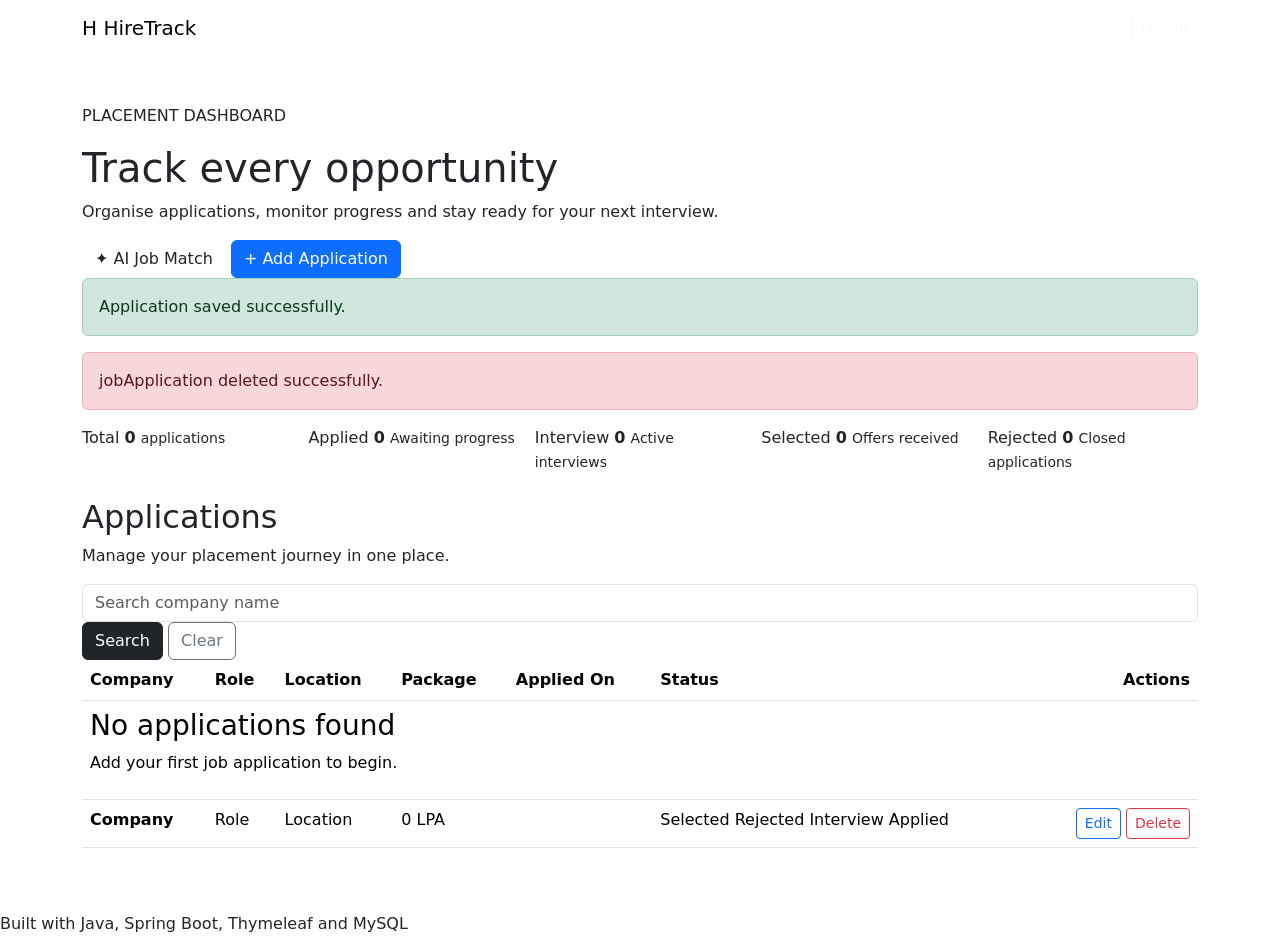
<file: src/main/resources/templates/index.html>
<!DOCTYPE html>
<html lang="en" xmlns:th="http://www.thymeleaf.org">
    <script th:src="@{/js/theme.js}" defer></script>
<head>
    <meta charset="UTF-8">
    <meta name="viewport"
          content="width=device-width, initial-scale=1.0">

    <title>HireTrack Dashboard</title>

    <link href="https://cdn.jsdelivr.net/npm/bootstrap@5.3.8/dist/css/bootstrap.min.css"
          rel="stylesheet">

    <link rel="stylesheet" th:href="@{/css/style.css}">
</head>

<body>

<nav class="navbar app-navbar">
    <div class="container">
        <a class="navbar-brand" th:href="@{/}">
            <span class="brand-logo">H</span>
            HireTrack
        </a>
        <div class="d-flex align-items-center gap-3">
    <span class="navbar-text text-white"
          th:text="${userEmail}">
        user@example.com
    </span>

    <form th:action="@{/logout}"
          method="post"
          class="m-0">
        <button type="submit"
                class="btn btn-sm btn-outline-light">
            Logout
        </button>
    </form>
</div>

    </div>
</nav>

<main class="container py-5">

    <section class="hero-section">
        <div>
            <p class="eyebrow">PLACEMENT DASHBOARD</p>
            <h1>Track every opportunity</h1>
            <p class="hero-text">
                Organise applications, monitor progress and
                stay ready for your next interview.
            </p>
        </div>

        <div class="hero-actions">

    <a th:href="@{/ai-match}"
       class="btn ai-feature-button">
        ✦ AI Job Match
    </a>

    <!-- Keep your existing Add Application link here -->
    <a th:href="@{/applications/new}"
       class="btn btn-primary">
        + Add Application
    </a>

</div>
    </section>

    <div class="alert alert-success"
         th:if="${param.saved != null}">
        Application saved successfully.
    </div>

    <div class="alert alert-danger"
         th:if="${param.deleted != null}">
        jobApplication deleted successfully.
    </div>

    <section class="row g-3 mb-4">

        <div class="col-md-6 col-xl">
            <div class="metric-card metric-total">
                <span>Total</span>
                <strong th:text="${totalCount}">0</strong>
                <small>applications</small>
            </div>
        </div>

        <div class="col-md-6 col-xl">
            <div class="metric-card metric-applied">
                <span>Applied</span>
                <strong th:text="${appliedCount}">0</strong>
                <small>Awaiting progress</small>
            </div>
        </div>

        <div class="col-md-6 col-xl">
            <div class="metric-card metric-interview">
                <span>Interview</span>
                <strong th:text="${interviewCount}">0</strong>
                <small>Active interviews</small>
            </div>
        </div>

        <div class="col-md-6 col-xl">
            <div class="metric-card metric-selected">
                <span>Selected</span>
                <strong th:text="${selectedCount}">0</strong>
                <small>Offers received</small>
            </div>
        </div>

        <div class="col-md-6 col-xl">
            <div class="metric-card metric-rejected">
                <span>Rejected</span>
                <strong th:text="${rejectedCount}">0</strong>
                <small>Closed applications</small>
            </div>
        </div>

    </section>

    <section class="content-panel">

        <div class="panel-heading">
            <div>
                <h2>Applications</h2>
                <p>Manage your placement journey in one place.</p>
            </div>

            <form class="search-form"
                  th:action="@{/}"
                  method="get">

                <input class="form-control"
                       type="search"
                       name="keyword"
                       th:value="${keyword}"
                       placeholder="Search company name">

                <button class="btn btn-dark" type="submit">
                    Search
                </button>

                <a class="btn btn-outline-secondary"
                   th:href="@{/}">
                    Clear
                </a>
            </form>
        </div>

        <div class="table-responsive">
            <table class="table jobApplication-table">

                <thead>
                <tr>
                    <th>Company</th>
                    <th>Role</th>
                    <th>Location</th>
                    <th>Package</th>
                    <th>Applied On</th>
                    <th>Status</th>
                    <th class="text-end">Actions</th>
                </tr>
                </thead>

                <tbody>

                <tr th:if="${#lists.isEmpty(applications)}">
                    <td colspan="7" class="empty-state">
                        <h3>No applications found</h3>
                        <p>Add your first job application to begin.</p>
                    </td>
                </tr>

                <tr th:each="jobApplication : ${applications}">
                    <td>
                        <strong th:text="${jobApplication.companyName}">
                            Company
                        </strong>
                    </td>

                    <td th:text="${jobApplication.jobRole}">
                        Role
                    </td>

                    <td th:text="${jobApplication.location}">
                        Location
                    </td>

                    <td th:text="${jobApplication.packageLpa + ' LPA'}">
                        0 LPA
                    </td>

                    <td th:text="${jobApplication.applicationDate}"></td>
                    <td th:switch="${jobApplication.status}">
                        <span th:case="'Selected'"
                              class="status-pill status-selected">
                            Selected
                        </span>

                        <span th:case="'Rejected'"
                              class="status-pill status-rejected">
                            Rejected
                        </span>

                        <span th:case="'Interview'"
                              class="status-pill status-interview">
                            Interview
                        </span>

                        <span th:case="*"
                              class="status-pill status-applied"
                              th:text="${jobApplication.status}">
                            Applied
                        </span>
                    </td>

                    <td class="text-end action-buttons">
                        <a class="btn btn-sm btn-outline-primary"
                           th:href="@{/applications/edit/{id}
                                    (id=${jobApplication.id})}">
                            Edit
                        </a>

                        <form class="d-inline"
                              method="post"
                              th:action="@{/applications/delete/{id}
                                         (id=${jobApplication.id})}"
                              onsubmit="return confirm(
                                  'Delete this jobApplication?'
                              )">

                            <button type="submit"
                                    class="btn btn-sm btn-outline-danger">
                                Delete
                            </button>
                        </form>
                    </td>
                </tr>

                </tbody>
            </table>
        </div>

    </section>
</main>

<footer>
    Built with Java, Spring Boot, Thymeleaf and MySQL
</footer>

</body>
</html>
</file>
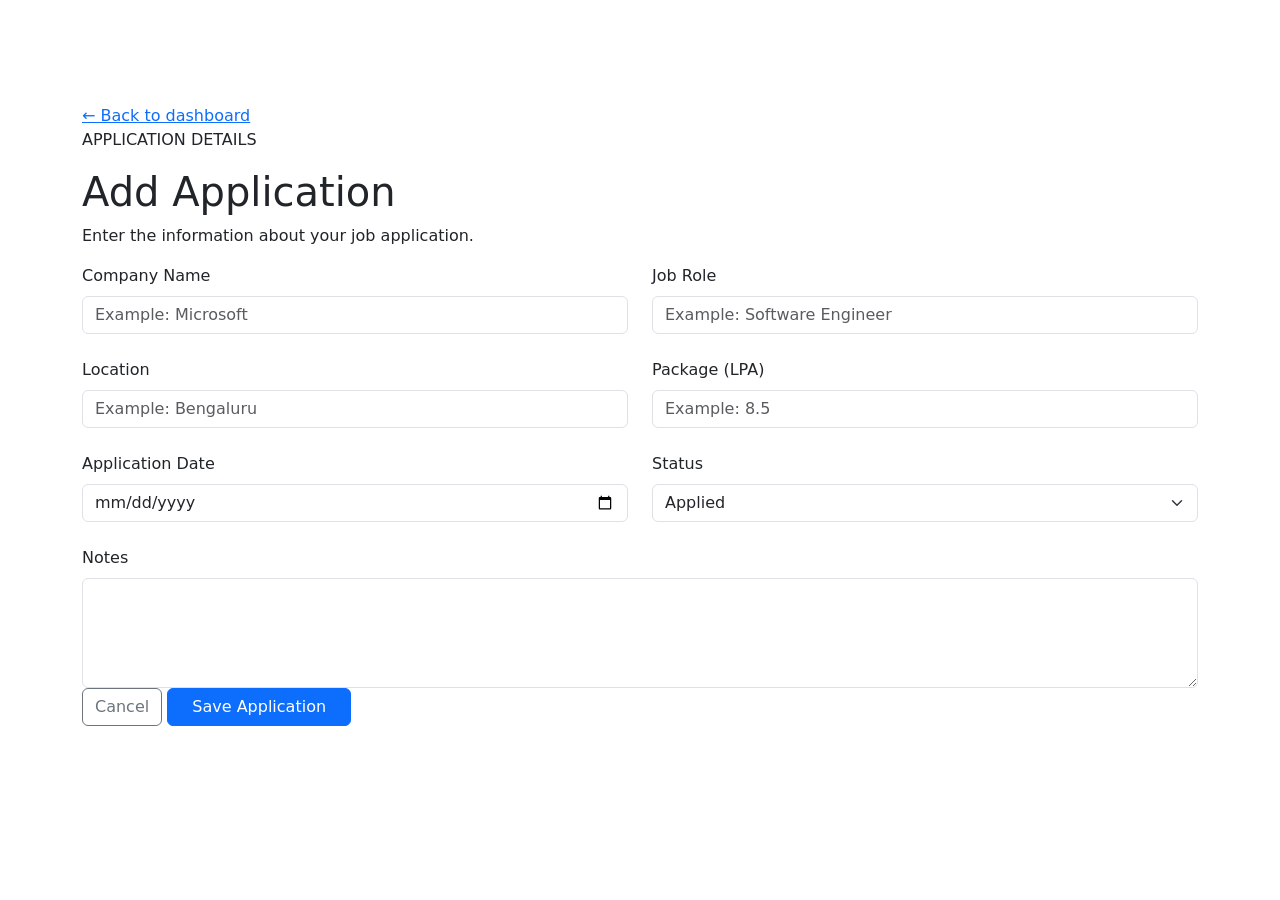
<file: src/main/resources/templates/application-form.html>
<!DOCTYPE html>
<html lang="en" xmlns:th="http://www.thymeleaf.org">
    <script th:src="@{/js/theme.js}" defer></script>
<head>
    <meta charset="UTF-8">
    <meta name="viewport" content="width=device-width, initial-scale=1.0">

    <title>Application | HireTrack</title>

    <link
        href="https://cdn.jsdelivr.net/npm/bootstrap@5.3.8/dist/css/bootstrap.min.css"
        rel="stylesheet">

    <link rel="stylesheet" th:href="@{/css/style.css}">
</head>

<body>

<nav class="navbar navbar-dark">
    <div class="container">
        <a class="navbar-brand fw-bold" th:href="@{/}">
            <span class="brand-icon">H</span>
            HireTrack
        </a>

        <span class="navbar-text text-white">
            Placement Application Tracker
        </span>
    </div>
</nav>

<main class="container form-page py-5">

    <a th:href="@{/}" class="back-link">
        ← Back to dashboard
    </a>

    <section class="form-card">

        <div class="form-card-header">
            <p class="eyebrow">APPLICATION DETAILS</p>
            <h1 th:text="${pageTitle}">Add Application</h1>
            <p>Enter the information about your job application.</p>
        </div>

        <form
            th:action="@{/applications/save}"
            th:object="${application}"
            method="post">

            <!-- ID is generated automatically -->
            <input type="hidden" th:field="*{id}">

            <div class="row g-4">

                <div class="col-md-6">
                    <label class="form-label">Company Name</label>
                    <input
                        type="text"
                        class="form-control"
                        th:field="*{companyName}"
                        th:errorclass="is-invalid"
                        placeholder="Example: Microsoft">

                    <div class="invalid-feedback"
                         th:errors="*{companyName}">
                    </div>
                </div>

                <div class="col-md-6">
                    <label class="form-label">Job Role</label>
                    <input
                        type="text"
                        class="form-control"
                        th:field="*{jobRole}"
                        th:errorclass="is-invalid"
                        placeholder="Example: Software Engineer">

                    <div class="invalid-feedback"
                         th:errors="*{jobRole}">
                    </div>
                </div>

                <div class="col-md-6">
                    <label class="form-label">Location</label>
                    <input
                        type="text"
                        class="form-control"
                        th:field="*{location}"
                        th:errorclass="is-invalid"
                        placeholder="Example: Bengaluru">

                    <div class="invalid-feedback"
                         th:errors="*{location}">
                    </div>
                </div>

                <div class="col-md-6">
                    <label class="form-label">Package (LPA)</label>
                    <input
                        type="number"
                        step="0.1"
                        min="0.1"
                        class="form-control"
                        th:field="*{packageLpa}"
                        th:errorclass="is-invalid"
                        placeholder="Example: 8.5">

                    <div class="invalid-feedback"
                         th:errors="*{packageLpa}">
                    </div>
                </div>

                <div class="col-md-6">
                    <label class="form-label">Application Date</label>
                    <input
                        type="date"
                        class="form-control"
                        th:field="*{applicationDate}"
                        th:errorclass="is-invalid">

                    <div class="invalid-feedback"
                         th:errors="*{applicationDate}">
                    </div>
                </div>

                <div class="col-md-6">
                    <label class="form-label">Status</label>
                    <select
                        class="form-select"
                        th:field="*{status}"
                        th:errorclass="is-invalid">

                        <option value="Applied">Applied</option>
                        <option value="Online Assessment">
                            Online Assessment
                        </option>
                        <option value="Interview">Interview</option>
                        <option value="Selected">Selected</option>
                        <option value="Rejected">Rejected</option>
                    </select>

                    <div class="invalid-feedback"
                         th:errors="*{status}">
                    </div>
                </div>

                <div class="col-12">
                    <label class="form-label">Notes</label>
                    <textarea
                        class="form-control"
                        rows="4"
                        maxlength="500"
                        th:field="*{notes}"
                        th:errorclass="is-invalid"
                        placeholder="Interview date, contact person, preparation notes, etc.">
                    </textarea>

                    <div class="invalid-feedback"
                         th:errors="*{notes}">
                    </div>
                </div>

            </div>

            <div class="form-actions">
                <a th:href="@{/}" class="btn btn-outline-secondary">
                    Cancel
                </a>

                <button type="submit" class="btn btn-primary px-4">
                    Save Application
                </button>
            </div>

        </form>
    </section>
</main>

</body>
</html>
</file>
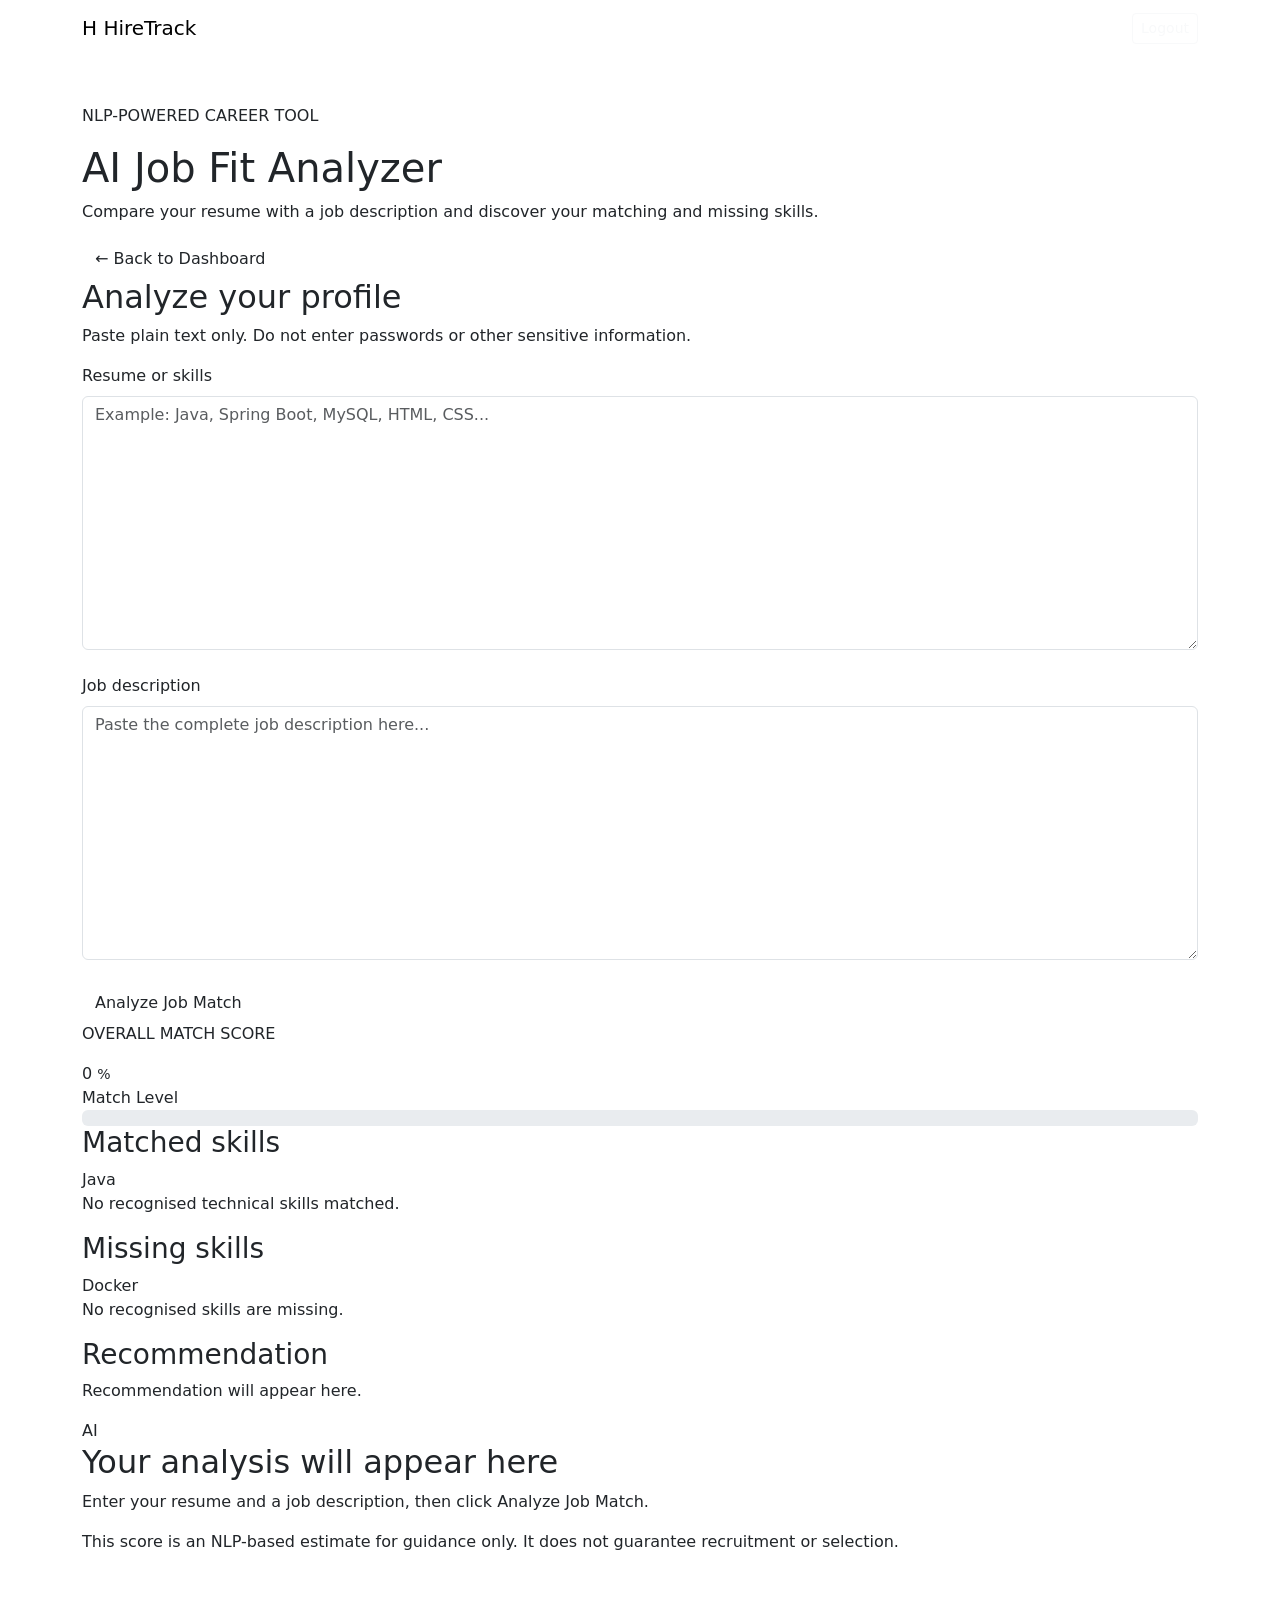
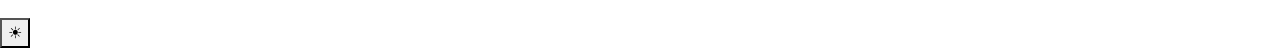
<file: src/main/resources/templates/job-match.html>
<!DOCTYPE html>
<html lang="en"
      xmlns:th="http://www.thymeleaf.org">

<head>
    <meta charset="UTF-8">

    <meta name="viewport"
          content="width=device-width, initial-scale=1.0">

    <title>AI Job Match | HireTrack</title>

    <link href="https://cdn.jsdelivr.net/npm/bootstrap@5.3.8/dist/css/bootstrap.min.css"
          rel="stylesheet">

    <link rel="stylesheet"
          th:href="@{/css/style.css}">
</head>

<body>

<nav class="navbar app-navbar">
    <div class="container">

        <a class="navbar-brand"
           th:href="@{/}">
            <span class="brand-logo">H</span>
            HireTrack
        </a>

        <div class="d-flex align-items-center gap-3">

            <span class="navbar-text text-white"
                  th:text="${userEmail}">
                user@example.com
            </span>

            <form th:action="@{/logout}"
                  method="post"
                  class="m-0">

                <button type="submit"
                        class="btn btn-sm btn-outline-light">
                    Logout
                </button>
            </form>
        </div>
    </div>
</nav>

<main class="container py-5 ai-page">

    <section class="ai-hero">

        <div>
            <p class="eyebrow">NLP-POWERED CAREER TOOL</p>

            <h1>AI Job Fit Analyzer</h1>

            <p class="ai-hero-text">
                Compare your resume with a job description
                and discover your matching and missing skills.
            </p>
        </div>

        <a th:href="@{/}"
           class="btn ai-back-button">
            ← Back to Dashboard
        </a>
    </section>

    <section class="ai-workspace">

        <div class="ai-form-card">

            <div class="ai-card-heading">
                <h2>Analyze your profile</h2>

                <p>
                    Paste plain text only. Do not enter passwords
                    or other sensitive information.
                </p>
            </div>

            <form th:action="@{/ai-match}"
                  method="post">

                <div class="mb-4">
                    <label for="resumeText"
                           class="form-label">
                        Resume or skills
                    </label>

                    <textarea id="resumeText"
                              name="resumeText"
                              class="form-control ai-textarea"
                              rows="10"
                              required
                              placeholder="Example: Java, Spring Boot, MySQL, HTML, CSS..."
                              th:text="${resumeText}"></textarea>
                </div>

                <div class="mb-4">
                    <label for="jobDescription"
                           class="form-label">
                        Job description
                    </label>

                    <textarea id="jobDescription"
                              name="jobDescription"
                              class="form-control ai-textarea"
                              rows="10"
                              required
                              placeholder="Paste the complete job description here..."
                              th:text="${jobDescription}"></textarea>
                </div>

                <button type="submit"
                        class="btn ai-analyze-button">
                    Analyze Job Match
                </button>
            </form>
        </div>

        <div class="ai-result-card"
             th:if="${result != null}">

            <div class="result-top">

                <div>
                    <p class="result-label">
                        OVERALL MATCH SCORE
                    </p>

                    <div class="score-number">
                        <span th:text="${result.matchScore}">
                            0
                        </span><small>%</small>
                    </div>
                </div>

                <span class="match-level"
                      th:text="${result.suitability}">
                    Match Level
                </span>
            </div>

            <div class="progress ai-progress"
                 role="progressbar"
                 aria-label="Job match score">

                <div class="progress-bar"
                     th:style="'width: ' + ${result.matchScore} + '%'">
                </div>
            </div>

            <div class="skill-section matched-section">

                <h3>Matched skills</h3>

                <div class="skill-list"
                     th:if="${!#lists.isEmpty(result.matchedSkills)}">

                    <span class="skill-chip matched-skill"
                          th:each="skill : ${result.matchedSkills}"
                          th:text="${skill}">
                        Java
                    </span>
                </div>

                <p class="empty-skill-message"
                   th:if="${#lists.isEmpty(result.matchedSkills)}">
                    No recognised technical skills matched.
                </p>
            </div>

            <div class="skill-section missing-section">

                <h3>Missing skills</h3>

                <div class="skill-list"
                     th:if="${!#lists.isEmpty(result.missingSkills)}">

                    <span class="skill-chip missing-skill"
                          th:each="skill : ${result.missingSkills}"
                          th:text="${skill}">
                        Docker
                    </span>
                </div>

                <p class="empty-skill-message"
                   th:if="${#lists.isEmpty(result.missingSkills)}">
                    No recognised skills are missing.
                </p>
            </div>

            <div class="recommendation-box">

                <h3>Recommendation</h3>

                <p th:text="${result.recommendation}">
                    Recommendation will appear here.
                </p>
            </div>
        </div>

        <div class="ai-result-card ai-empty-state"
             th:if="${result == null}">

            <div class="ai-icon">AI</div>

            <h2>Your analysis will appear here</h2>

            <p>
                Enter your resume and a job description,
                then click Analyze Job Match.
            </p>
        </div>
    </section>

    <p class="ai-disclaimer">
        This score is an NLP-based estimate for guidance only.
        It does not guarantee recruitment or selection.
    </p>
</main>

<button type="button"
        id="themeToggle"
        class="theme-toggle"
        aria-label="Toggle light and dark theme">
    ☀️
</button>

<script th:src="@{/js/theme.js}"></script>

</body>
</html>
</file>
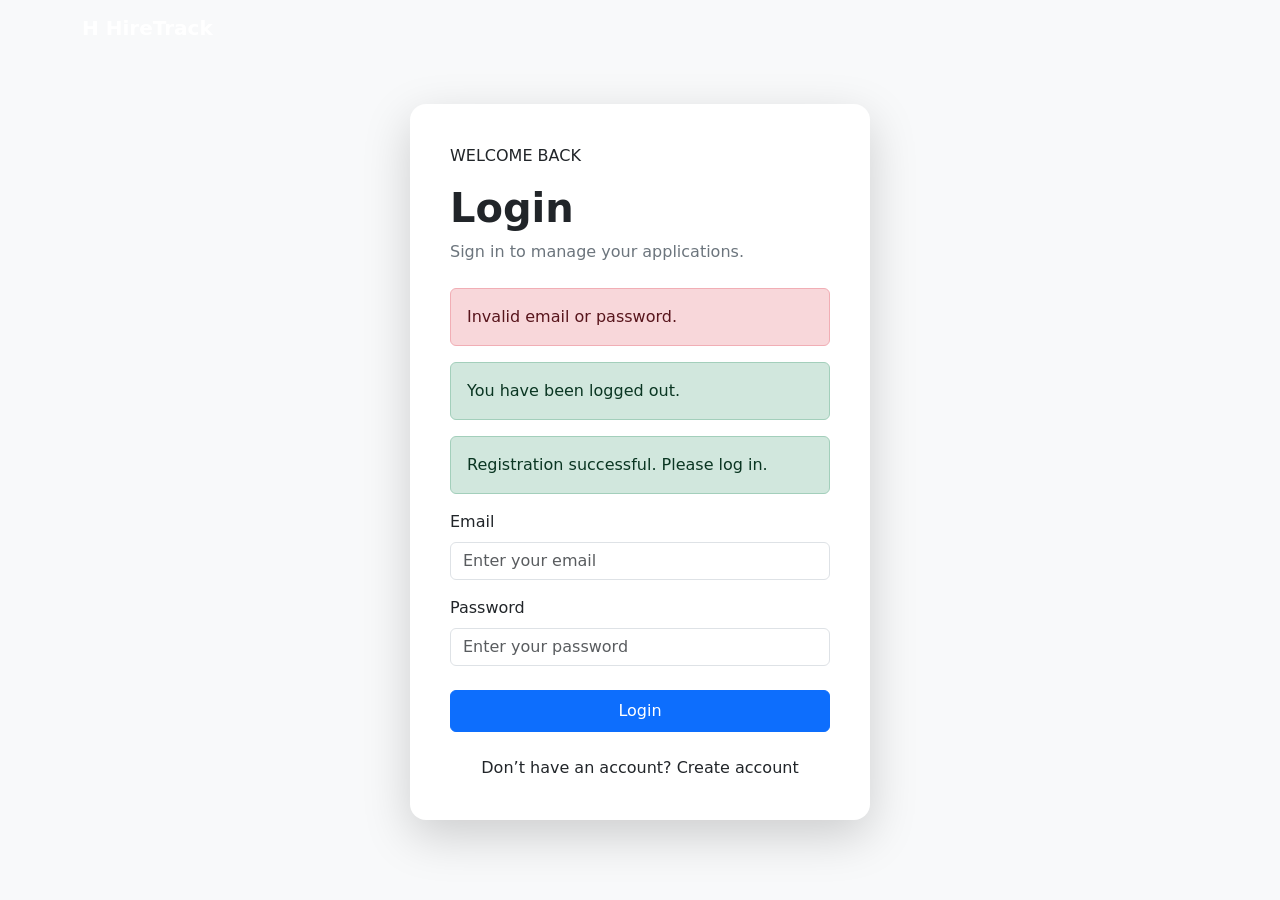
<file: src/main/resources/templates/login.html>
<!DOCTYPE html>
<html lang="en" xmlns:th="http://www.thymeleaf.org">
    <script th:src="@{/js/theme.js}" defer></script>
<head>
    <meta charset="UTF-8">
    <meta name="viewport" content="width=device-width, initial-scale=1.0">
    <title>Login | HireTrack</title>

    <link
        href="https://cdn.jsdelivr.net/npm/bootstrap@5.3.8/dist/css/bootstrap.min.css"
        rel="stylesheet">

    <link rel="stylesheet" th:href="@{/css/style.css}">
</head>

<body class="bg-light">

<nav class="navbar navbar-dark">
    <div class="container">
        <span class="navbar-brand fw-bold">
            <span class="brand-icon">H</span>
            HireTrack
        </span>
    </div>
</nav>

<main class="container d-flex justify-content-center py-5">

    <div class="card border-0 shadow-lg rounded-4 p-4"
         style="max-width: 460px; width: 100%;">

        <div class="card-body">
            <p class="eyebrow">WELCOME BACK</p>
            <h1 class="fw-bold mb-2">Login</h1>
            <p class="text-secondary mb-4">
                Sign in to manage your applications.
            </p>

            <div th:if="${param.error}"
                 class="alert alert-danger">
                Invalid email or password.
            </div>

            <div th:if="${param.logout}"
                 class="alert alert-success">
                You have been logged out.
            </div>

            <div th:if="${param.registered}"
                 class="alert alert-success">
                Registration successful. Please log in.
            </div>

            <form th:action="@{/login}" method="post">

                <div class="mb-3">
                    <label class="form-label">Email</label>
                    <input
                        type="email"
                        name="username"
                        class="form-control"
                        placeholder="Enter your email"
                        autocomplete="email"
                        required>
                </div>

                <div class="mb-4">
                    <label class="form-label">Password</label>
                    <input
                        type="password"
                        name="password"
                        class="form-control"
                        placeholder="Enter your password"
                        autocomplete="current-password"
                        required>
                </div>

                <button class="btn btn-primary w-100 py-2"
                        type="submit">
                    Login
                </button>
            </form>

            <p class="text-center mt-4 mb-0">
                Don’t have an account?
                <a th:href="@{/register}">Create account</a>
            </p>
        </div>
    </div>
</main>

</body>
</html>
</file>
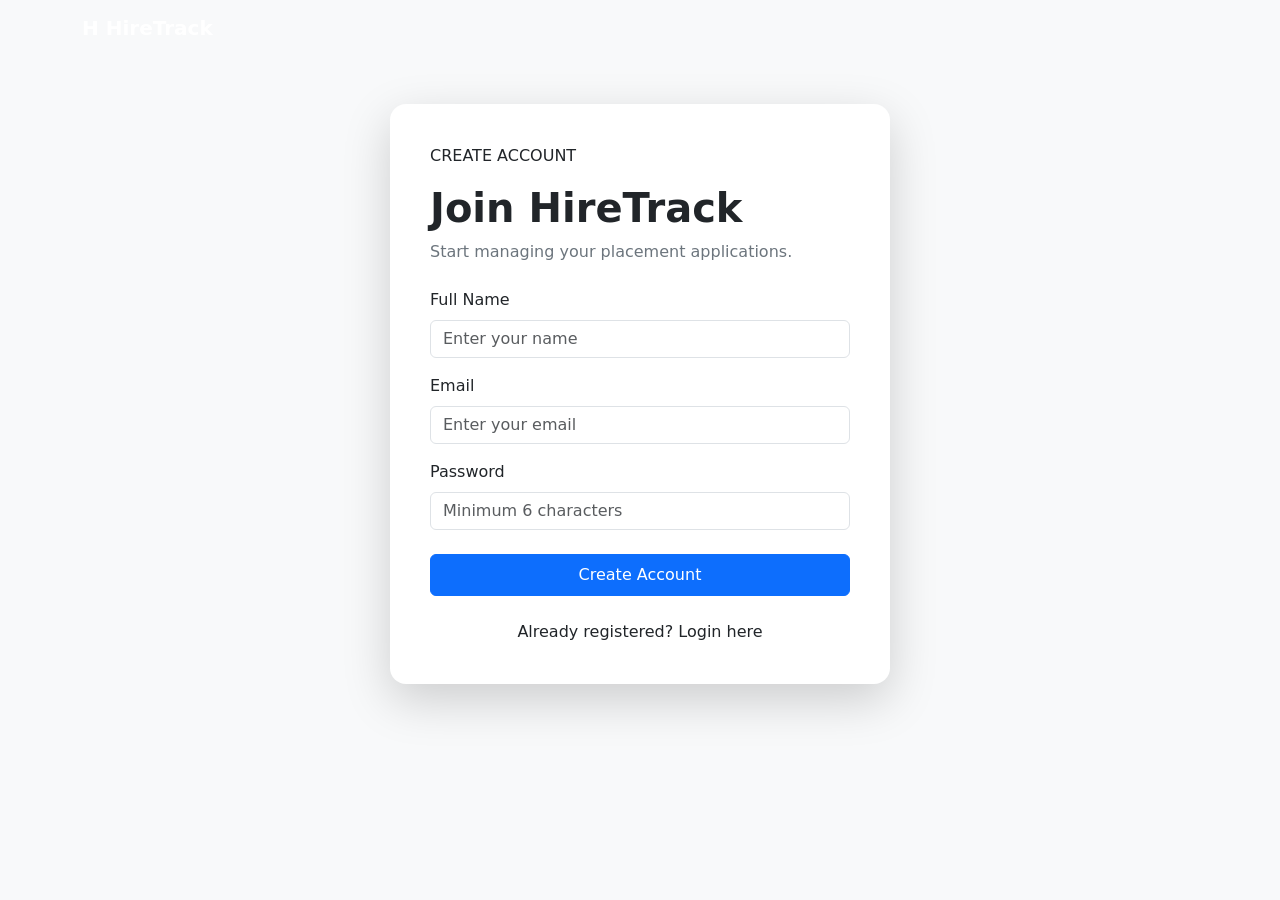
<file: src/main/resources/templates/register.html>
<!DOCTYPE html>
<html lang="en" xmlns:th="http://www.thymeleaf.org">
    <script th:src="@{/js/theme.js}" defer></script>
<head>
    <meta charset="UTF-8">
    <meta name="viewport" content="width=device-width, initial-scale=1.0">
    <title>Register | HireTrack</title>

    <link
        href="https://cdn.jsdelivr.net/npm/bootstrap@5.3.8/dist/css/bootstrap.min.css"
        rel="stylesheet">

    <link rel="stylesheet" th:href="@{/css/style.css}">
</head>

<body class="bg-light">

<nav class="navbar navbar-dark">
    <div class="container">
        <span class="navbar-brand fw-bold">
            <span class="brand-icon">H</span>
            HireTrack
        </span>
    </div>
</nav>

<main class="container d-flex justify-content-center py-5">

    <div class="card border-0 shadow-lg rounded-4 p-4"
         style="max-width: 500px; width: 100%;">

        <div class="card-body">
            <p class="eyebrow">CREATE ACCOUNT</p>
            <h1 class="fw-bold mb-2">Join HireTrack</h1>
            <p class="text-secondary mb-4">
                Start managing your placement applications.
            </p>

            <form
                th:action="@{/register}"
                th:object="${user}"
                method="post">

                <div class="mb-3">
                    <label class="form-label">Full Name</label>
                    <input
                        type="text"
                        class="form-control"
                        th:field="*{name}"
                        th:errorclass="is-invalid"
                        placeholder="Enter your name">

                    <div class="invalid-feedback"
                         th:errors="*{name}">
                    </div>
                </div>

                <div class="mb-3">
                    <label class="form-label">Email</label>
                    <input
                        type="email"
                        class="form-control"
                        th:field="*{email}"
                        th:errorclass="is-invalid"
                        placeholder="Enter your email">

                    <div class="invalid-feedback"
                         th:errors="*{email}">
                    </div>
                </div>

                <div class="mb-4">
                    <label class="form-label">Password</label>
                    <input
                        type="password"
                        class="form-control"
                        th:field="*{password}"
                        th:errorclass="is-invalid"
                        placeholder="Minimum 6 characters">

                    <div class="invalid-feedback"
                         th:errors="*{password}">
                    </div>
                </div>

                <button class="btn btn-primary w-100 py-2"
                        type="submit">
                    Create Account
                </button>
            </form>

            <p class="text-center mt-4 mb-0">
                Already registered?
                <a th:href="@{/login}">Login here</a>
            </p>
        </div>
    </div>
</main>

</body>
</html>
</file>
